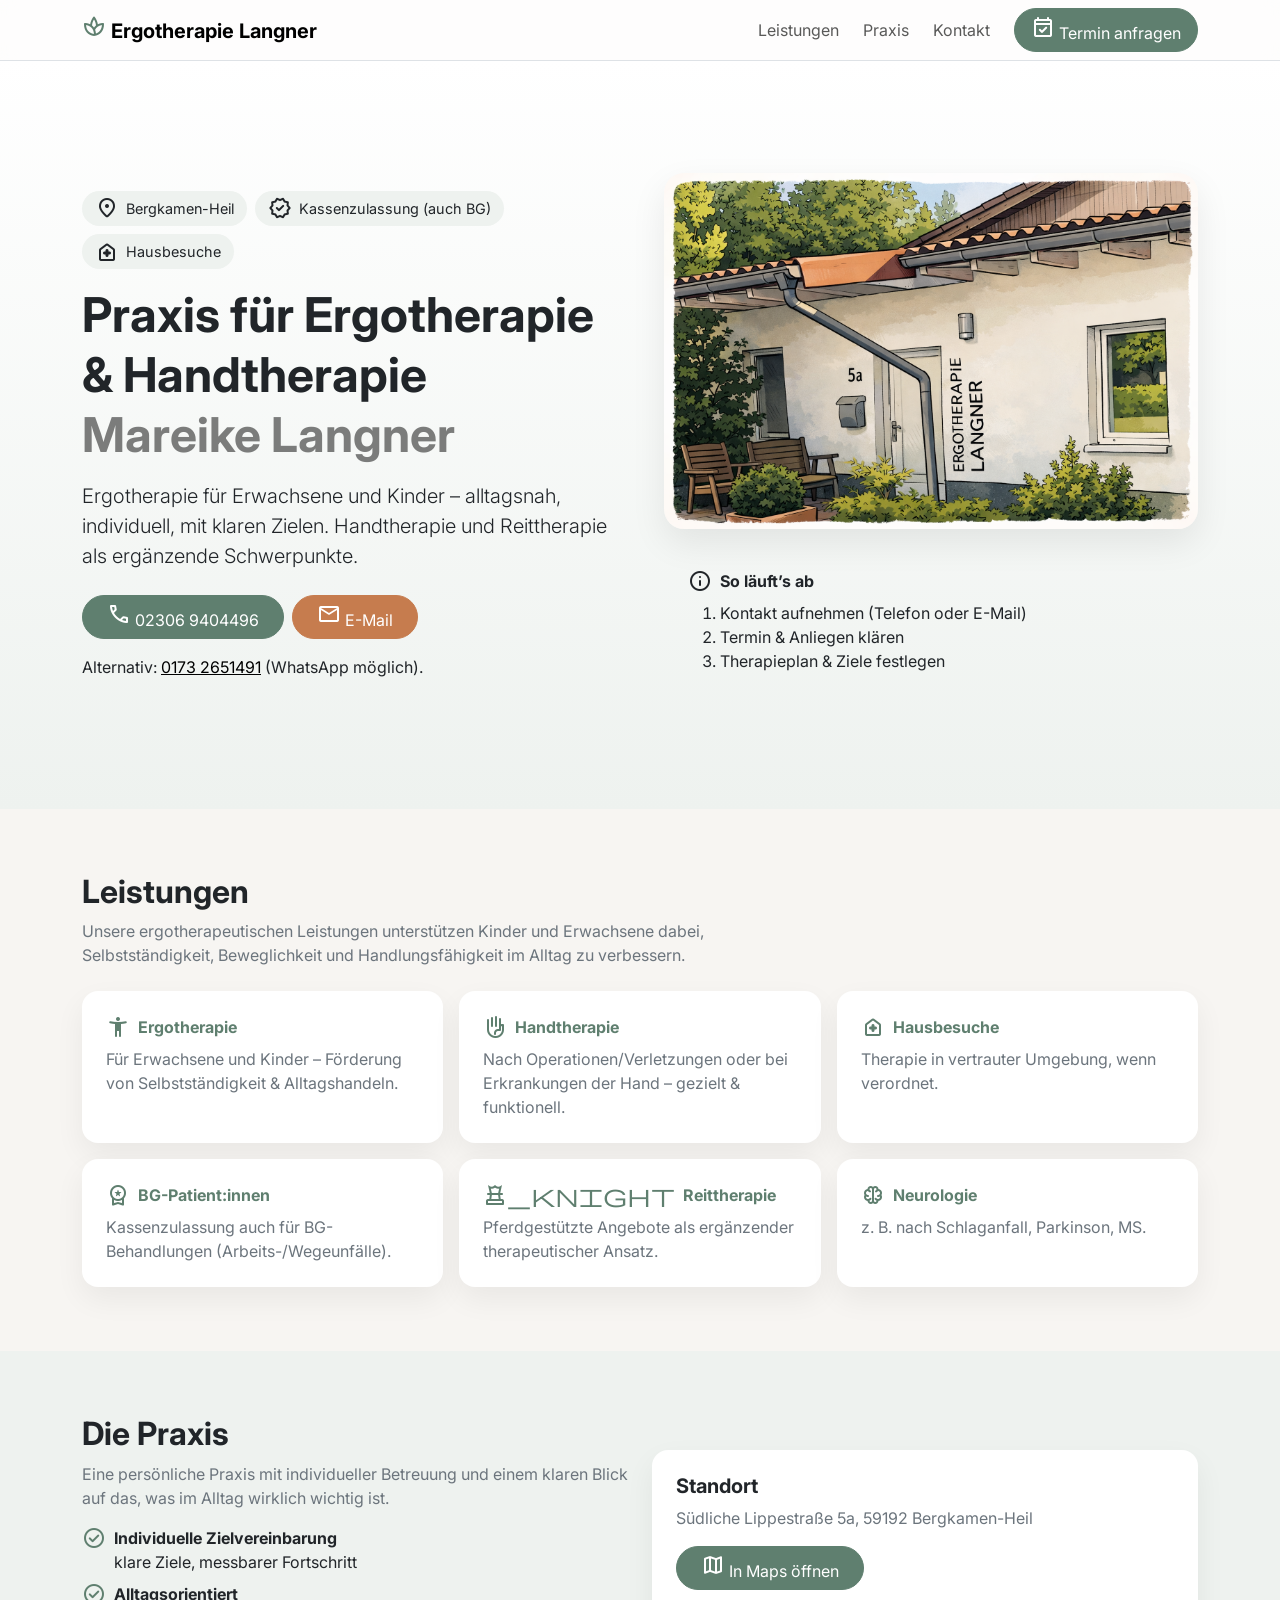
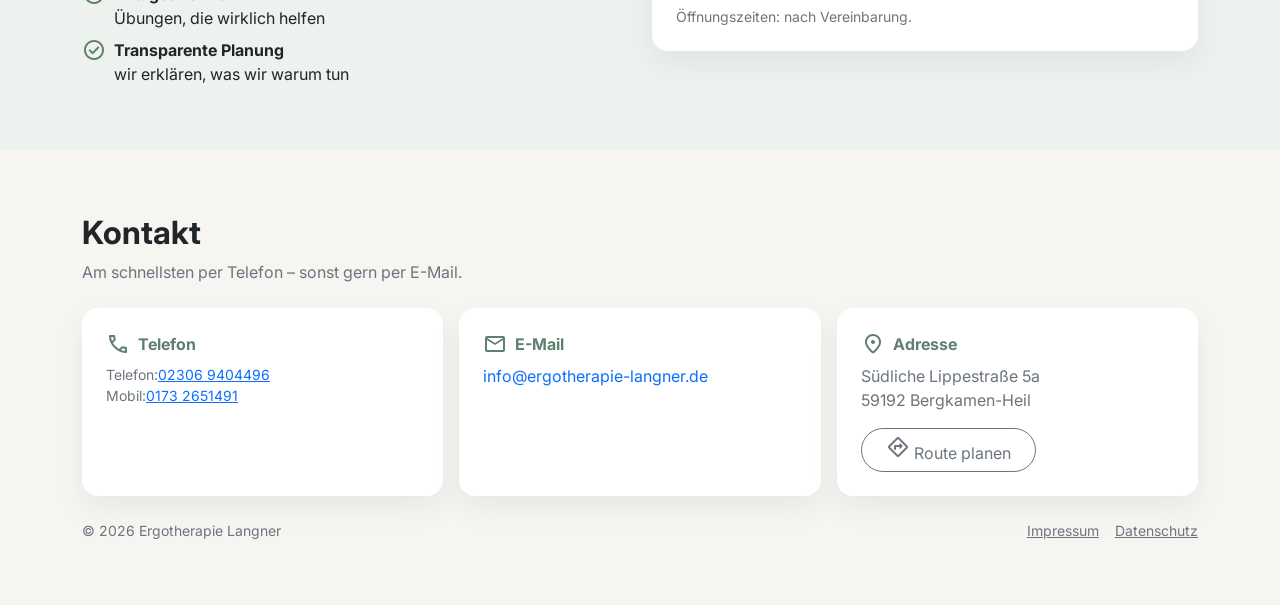
<file: index.html>
<!doctype html>
<html lang="de">
<head>
  <meta charset="utf-8" />
  <meta name="viewport" content="width=device-width, initial-scale=1" />
  <title>Praxis für Ergotherapie & Handtherapie – Mareike Langner</title>
  <meta name="description" content="Ergotherapie für Kinder und Erwachsene in Bergkamen – individuell, alltagsnah und mit klaren therapeutischen Zielen. Ergänzende Schwerpunkte sind Handtherapie und Reittherapie." />

  <!-- Bootstrap 5 -->
  <link href="https://cdn.jsdelivr.net/npm/bootstrap@5.3.3/dist/css/bootstrap.min.css" rel="stylesheet">

  <!-- Material Icons -->
  <link href="https://fonts.googleapis.com/css2?family=Material+Symbols+Rounded:wght@300..700" rel="stylesheet" />

  <!-- Optional: moderne Schrift -->
  <link rel="preconnect" href="https://fonts.googleapis.com">
  <link rel="preconnect" href="https://fonts.gstatic.com" crossorigin>
  <link href="https://fonts.googleapis.com/css2?family=Inter:wght@400;600;700&display=swap" rel="stylesheet">

  <style>
  :root{
    --brand: #5f7f6f;     /* Salbei */
    --brand-dark: #4c6659;
    --accent: #c67c4e;    /* Terrakotta */
    --bg-soft: #f7f5f2;   /* Warmes Off-White */
    --bg-section: #eef2ef;
  }

  body{
    font-family: Inter, system-ui, -apple-system, Segoe UI, Roboto, Arial, sans-serif;
    background: var(--bg-soft);
  }

  .navbar{
    background: #ffffffcc !important;
    backdrop-filter: blur(8px);
  }

  .btn-brand{
    background: var(--brand);
    border-color: var(--brand);
  }

  .btn-brand:hover{
    background: var(--brand-dark);
    border-color: var(--brand-dark);
  }

  .btn-accent{
    background: var(--accent);
    border-color: var(--accent);
    color: white;
  }

  .btn-accent:hover{
    opacity: .92;
  }

  .text-brand{
    color: var(--brand);
  }

  .hero{
    background: linear-gradient(180deg, #ffffff 0%, var(--bg-section) 100%);
    padding-top: 4rem;
    padding-bottom: 4rem;
  }

  .hero-img{
    border-radius: 1.25rem;
    overflow:hidden;
    box-shadow: 0 14px 35px rgba(0,0,0,.08);
  }

  .pill{
    display:inline-flex;
    gap:.45rem;
    align-items:center;
    padding:.35rem .8rem;
    background: var(--bg-section);
    border-radius:999px;
    font-size:.9rem;
  }

  .section{
    padding: 4rem 0;
  }

  .section-alt{
    background: var(--bg-section);
  }

  .card{
    border: none;
    border-radius: 1.2rem;
    box-shadow: 0 12px 30px rgba(0,0,0,.06);
  }

  .card:hover{
    transform: translateY(-2px);
    transition: .2s ease;
  }

  footer{
    background: #ffffff;
    border-top: 1px solid #eaeaea;
  }
</style>
</head>

<body>
  <!-- Nav -->
  <nav class="navbar navbar-expand-lg sticky-top bg-white bg-opacity-75 border-bottom">
    <div class="container">
      <a class="navbar-brand fw-bold" href="#">
        <span class="material-symbols-rounded text-brand">spa</span>
        Ergotherapie Langner
      </a>

      <button class="navbar-toggler" type="button" data-bs-toggle="collapse" data-bs-target="#nav">
        <span class="navbar-toggler-icon"></span>
      </button>

      <div class="collapse navbar-collapse" id="nav">
        <ul class="navbar-nav ms-auto align-items-lg-center gap-lg-2">
          <li class="nav-item"><a class="nav-link" href="#leistungen">Leistungen</a></li>
          <li class="nav-item"><a class="nav-link" href="#praxis">Praxis</a></li>
          <li class="nav-item"><a class="nav-link" href="#kontakt">Kontakt</a></li>
          <li class="nav-item ms-lg-2">
            <a class="btn btn-brand text-white rounded-pill px-3" href="#kontakt">
              <span class="material-symbols-rounded">event_available</span>
              Termin anfragen
            </a>
          </li>
        </ul>
      </div>
    </div>
  </nav>

  <!-- Hero -->
  <header class="hero">
    <div class="container py-5 py-lg-6">
      <div class="row align-items-center g-4 g-lg-5">
        <div class="col-lg-6">
          <div class="d-flex flex-wrap gap-2 mb-3">
            <span class="pill"><span class="material-symbols-rounded">location_on</span> Bergkamen-Heil</span>
            <span class="pill"><span class="material-symbols-rounded">verified</span> Kassenzulassung (auch BG)</span>
            <span class="pill"><span class="material-symbols-rounded">home_health</span> Hausbesuche</span>
          </div>

          <h1 class="display-5 fw-bold lh-sm mb-3">
            Praxis für Ergotherapie & Handtherapie<br class="d-none d-md-block" />
            <span class="text-black-50">Mareike Langner</span>
          </h1>

          <p class="lead muted mb-4">
            Ergotherapie für Erwachsene und Kinder – alltagsnah, individuell, mit klaren Zielen.
            Handtherapie und Reittherapie als ergänzende Schwerpunkte.
          </p>

          <div class="d-flex flex-wrap gap-2">
            <a class="btn btn-brand text-white rounded-pill px-4" href="tel:+4923069404496">
                <span class="material-symbols-rounded">call</span>
                02306 9404496
            </a>

            <a class="btn btn-accent text-white rounded-pill px-4" href="mailto:info@ergotherapie-langner.de">
                <span class="material-symbols-rounded">mail</span>
                E-Mail
            </a>
        </div>

          <p class="mt-3 mb-0 muted">
            Alternativ: <a class="text-black" href="tel:+491732651491">0173 2651491</a> (WhatsApp möglich).
          </p>
        </div>

        <div class="col-lg-6">
          <div class="hero-img">
            <!-- Ersetze das Bild durch dein Praxisfoto -->
            <img src="assets/hero.png" class="img-fluid" alt="Außenansicht der Praxis" />
          </div>

          <div class="p-4 mt-3 rounded-4 hero-card">
            <div class="d-flex align-items-center gap-2 mb-2">
              <span class="material-symbols-rounded">info</span>
              <strong>So läuft’s ab</strong>
            </div>
            <ol class="mb-0 muted">
              <li>Kontakt aufnehmen (Telefon oder E-Mail)</li>
              <li>Termin & Anliegen klären</li>
              <li>Therapieplan & Ziele festlegen</li>
            </ol>
          </div>
        </div>
      </div>
    </div>
  </header>

  <!-- Leistungen -->
  <section id="leistungen" class="section">
    <div class="container">
      <div class="row align-items-end mb-4">
        <div class="col-lg-7">
          <h2 class="fw-bold mb-2">Leistungen</h2>
          <p class="text-secondary mb-0">Unsere ergotherapeutischen Leistungen unterstützen Kinder und Erwachsene dabei, Selbstständigkeit, Beweglichkeit und Handlungsfähigkeit im Alltag zu verbessern.</p>
        </div>
      </div>

      <div class="row g-3">
        <div class="col-md-6 col-lg-4">
          <div class="card elev h-100 rounded-4">
            <div class="card-body p-4">
              <div class="d-flex align-items-center gap-2 mb-2 text-brand">
                <span class="material-symbols-rounded">accessibility_new</span>
                <strong>Ergotherapie</strong>
              </div>
              <p class="mb-0 text-secondary">Für Erwachsene und Kinder – Förderung von Selbstständigkeit & Alltagshandeln.</p>
            </div>
          </div>
        </div>

        <div class="col-md-6 col-lg-4">
          <div class="card elev h-100 rounded-4">
            <div class="card-body p-4">
              <div class="d-flex align-items-center gap-2 mb-2 text-brand">
                <span class="material-symbols-rounded">front_hand</span>
                <strong>Handtherapie</strong>
              </div>
              <p class="mb-0 text-secondary">Nach Operationen/Verletzungen oder bei Erkrankungen der Hand – gezielt & funktionell.</p>
            </div>
          </div>
        </div>

        <div class="col-md-6 col-lg-4">
          <div class="card elev h-100 rounded-4">
            <div class="card-body p-4">
              <div class="d-flex align-items-center gap-2 mb-2 text-brand">
                <span class="material-symbols-rounded">home_health</span>
                <strong>Hausbesuche</strong>
              </div>
              <p class="mb-0 text-secondary">Therapie in vertrauter Umgebung, wenn verordnet.</p>
            </div>
          </div>
        </div>

        <div class="col-md-6 col-lg-4">
          <div class="card elev h-100 rounded-4">
            <div class="card-body p-4">
              <div class="d-flex align-items-center gap-2 mb-2 text-brand">
                <span class="material-symbols-rounded">workspace_premium</span>
                <strong>BG-Patient:innen</strong>
              </div>
              <p class="mb-0 text-secondary">Kassenzulassung auch für BG-Behandlungen (Arbeits-/Wegeunfälle).</p>
            </div>
          </div>
        </div>

        <div class="col-md-6 col-lg-4">
          <div class="card elev h-100 rounded-4">
            <div class="card-body p-4">
              <div class="d-flex align-items-center gap-2 mb-2 text-brand">
                <span class="material-symbols-rounded">chess_knight</span>
                <strong>Reittherapie</strong>
              </div>
              <p class="mb-0 text-secondary">Pferdgestützte Angebote als ergänzender therapeutischer Ansatz.</p>
            </div>
          </div>
        </div>

        <div class="col-md-6 col-lg-4">
          <div class="card elev h-100 rounded-4">
            <div class="card-body p-4">
              <div class="d-flex align-items-center gap-2 mb-2 text-brand">
                <span class="material-symbols-rounded">neurology</span>
                <strong>Neurologie</strong>
              </div>
              <p class="mb-0 text-secondary">z. B. nach Schlaganfall, Parkinson, MS.</p>
            </div>
          </div>
        </div>
      </div>
    </div>
  </section>

  <!-- Praxis -->
  <section id="praxis" class="section section-alt">
    <div class="container">
      <div class="row g-4 align-items-center">
        <div class="col-lg-6">
          <h2 class="fw-bold">Die Praxis</h2>
          <p class="text-secondary">
            Eine persönliche Praxis mit individueller Betreuung und einem klaren Blick auf das, was im Alltag wirklich wichtig ist.
          </p>

          <div class="d-flex flex-column gap-2">
            <div class="d-flex gap-2">
              <span class="material-symbols-rounded text-brand">check_circle</span>
              <div><strong>Individuelle Zielvereinbarung</strong><div class="small-muted">klare Ziele, messbarer Fortschritt</div></div>
            </div>
            <div class="d-flex gap-2">
              <span class="material-symbols-rounded text-brand">check_circle</span>
              <div><strong>Alltagsorientiert</strong><div class="small-muted">Übungen, die wirklich helfen</div></div>
            </div>
            <div class="d-flex gap-2">
              <span class="material-symbols-rounded text-brand">check_circle</span>
              <div><strong>Transparente Planung</strong><div class="small-muted">wir erklären, was wir warum tun</div></div>
            </div>
          </div>
        </div>

        <div class="col-lg-6">
          <div class="card elev rounded-4">
            <div class="card-body p-4">
              <h3 class="h5 fw-bold mb-2">Standort</h3>
              <p class="mb-3 text-secondary">Südliche Lippestraße 5a, 59192 Bergkamen-Heil</p>
              <a class="btn btn-brand text-white rounded-pill px-4"
                 target="_blank" rel="noreferrer"
                 href="https://www.google.com/maps/search/?api=1&query=S%C3%BCdliche%20Lippestra%C3%9Fe%205a%2C%2059192%20Bergkamen">
                <span class="material-symbols-rounded">map</span>
                In Maps öffnen
              </a>
              <p class="text-secondary mt-3 mb-0 small">
                Öffnungszeiten: nach Vereinbarung.
              </p>
            </div>
          </div>
        </div>
      </div>
    </div>
  </section>

  <!-- Kontakt -->
  <section id="kontakt" class="section">
    <div class="container">
      <div class="row align-items-end mb-4">
        <div class="col-lg-7">
          <h2 class="fw-bold mb-2">Kontakt</h2>
          <p class="text-secondary mb-0">Am schnellsten per Telefon – sonst gern per E-Mail.</p>
        </div>
      </div>

      <div class="row g-3">
        <div class="col-md-6 col-lg-4">
          <div class="card elev rounded-4 h-100">
            <div class="card-body p-4">
              <div class="d-flex align-items-center gap-2 mb-2 text-brand">
                <span class="material-symbols-rounded">call</span><strong>Telefon</strong>
              </div>
              <!-- <p class="mb-2"><a class="text-decoration-none" href="tel:+4923069404496">Telefon: 02306 9404496</a></p> -->
              <p class="mb-0 text-secondary small">Telefon:<a href="tel:+4902306 9404496">02306 9404496</a></p>
              <p class="mb-0 text-secondary small">Mobil:<a href="tel:+491732651491">0173 2651491</a></p>
            </div>
          </div>
        </div>

        <div class="col-md-6 col-lg-4">
          <div class="card elev rounded-4 h-100">
            <div class="card-body p-4">
              <div class="d-flex align-items-center gap-2 mb-2 text-brand">
                <span class="material-symbols-rounded">mail</span><strong>E-Mail</strong>
              </div>
              <p class="mb-0"><a class="text-decoration-none" href="mailto:info@ergotherapie-langner.de">info@ergotherapie-langner.de</a></p>
            </div>
          </div>
        </div>

        <div class="col-md-12 col-lg-4">
          <div class="card elev rounded-4 h-100">
            <div class="card-body p-4">
              <div class="d-flex align-items-center gap-2 mb-2 text-brand">
                <span class="material-symbols-rounded">location_on</span><strong>Adresse</strong>
              </div>
              <p class="mb-3 text-secondary">Südliche Lippestraße 5a<br>59192 Bergkamen-Heil</p>
              <a class="btn btn-outline-secondary rounded-pill px-4" target="_blank" rel="noreferrer"
                 href="https://www.google.com/maps/search/?api=1&query=S%C3%BCdliche%20Lippestra%C3%9Fe%205a%2C%2059192%20Bergkamen">
                <span class="material-symbols-rounded">directions</span>
                Route planen
              </a>
            </div>
          </div>
        </div>
      </div>

      <div class="d-flex justify-content-between flex-wrap gap-2 mt-4 small text-secondary">
        <div>© <span id="year"></span> Ergotherapie Langner</div>
        <div class="d-flex gap-3">
          <a class="text-secondary" href="impressum.html">Impressum</a>
          <a class="text-secondary" href="datenschutz.html">Datenschutz</a>
        </div>
      </div>
    </div>
  </section>

  <!-- Bootstrap JS -->
  <script src="https://cdn.jsdelivr.net/npm/bootstrap@5.3.3/dist/js/bootstrap.bundle.min.js"></script>
  <script>
    document.getElementById("year").textContent = new Date().getFullYear();
  </script>
</body>
</html>
</file>
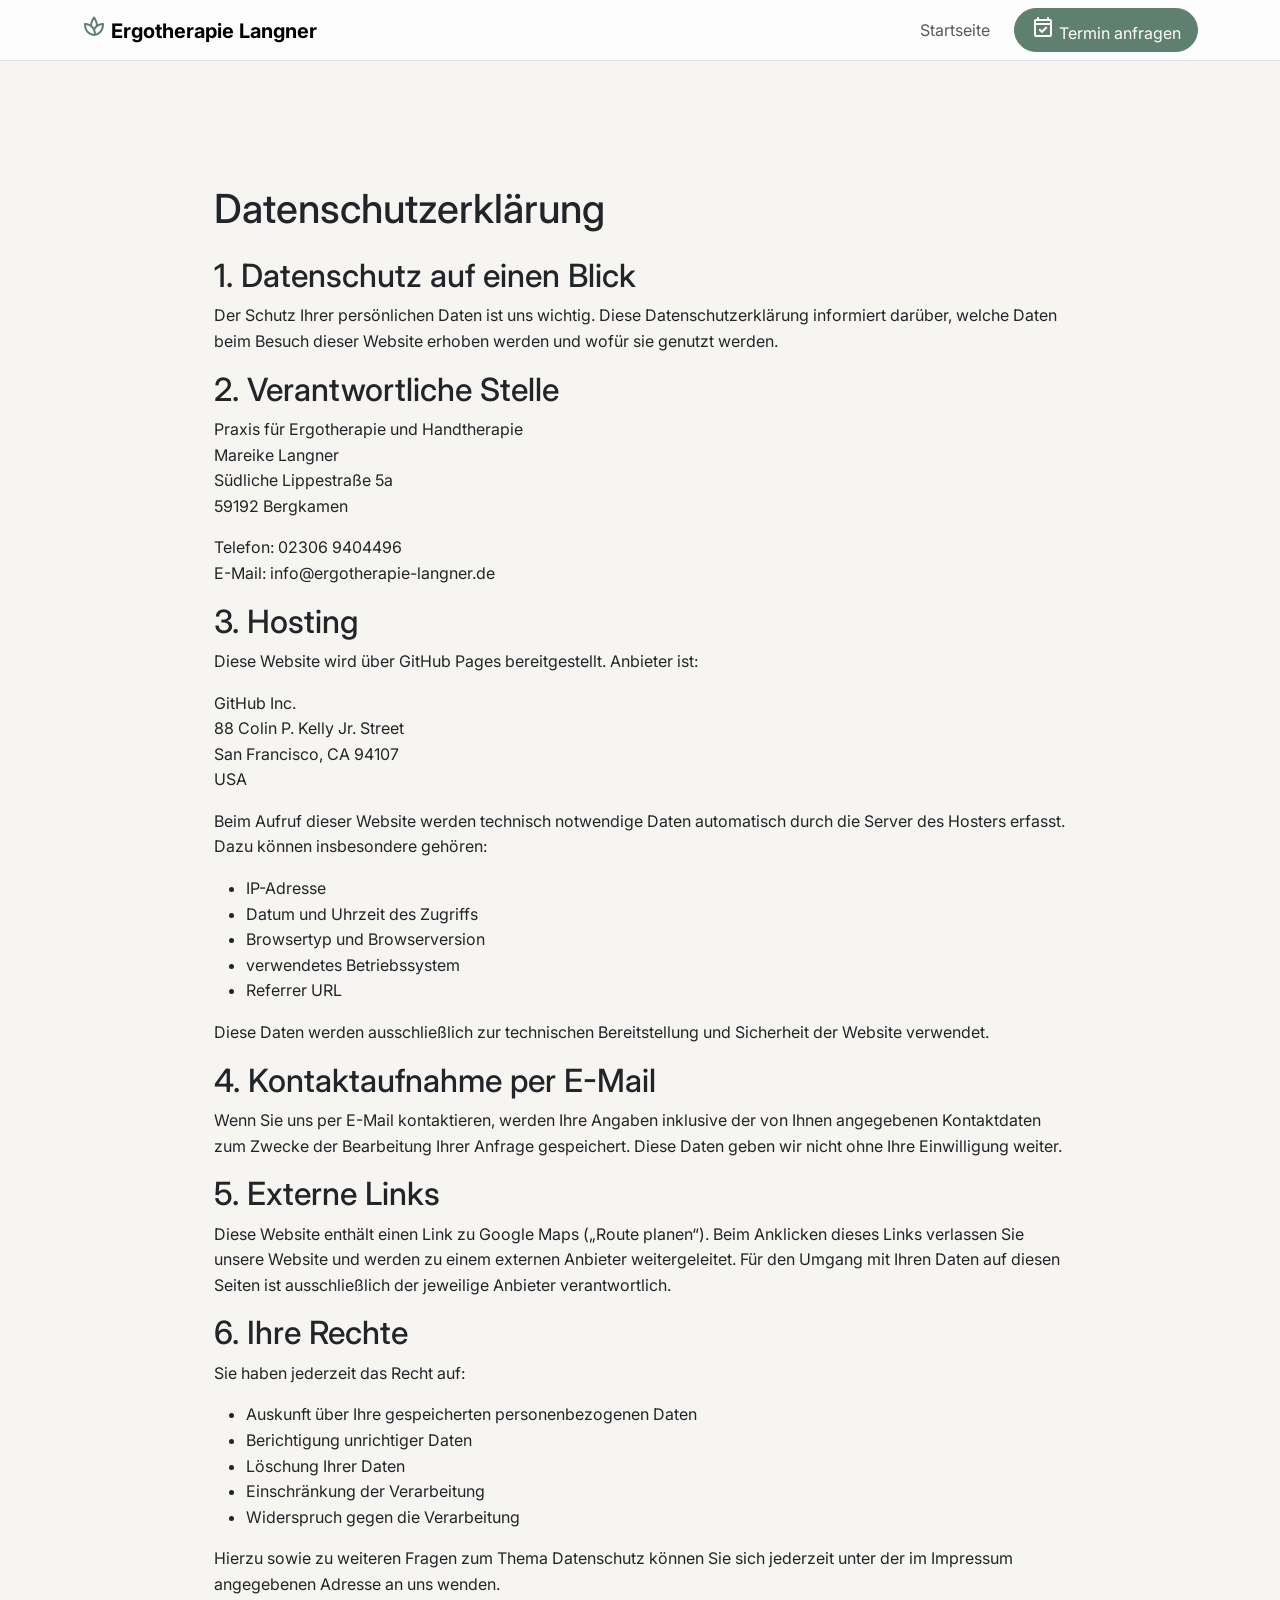
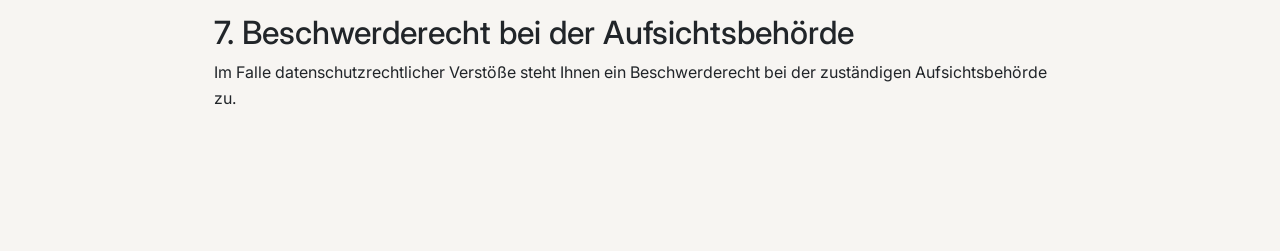
<file: datenschutz.html>
<!doctype html>
<html lang="de">
<head>
  <meta charset="utf-8" />
  <meta name="viewport" content="width=device-width, initial-scale=1" />
  <title>Datenschutz Ergotherapie Langner</title>
  <meta name="description" content="Ergotherapie für Erwachsene und Kinder, Handtherapie, Hausbesuche, Reittherapie – Bergkamen-Heil." />

  <!-- Bootstrap 5 -->
  <link href="https://cdn.jsdelivr.net/npm/bootstrap@5.3.3/dist/css/bootstrap.min.css" rel="stylesheet">

  <!-- Material Icons -->
  <link href="https://fonts.googleapis.com/css2?family=Material+Symbols+Rounded:wght@300..700" rel="stylesheet" />

  <!-- Optional: moderne Schrift -->
  <link rel="preconnect" href="https://fonts.googleapis.com">
  <link rel="preconnect" href="https://fonts.gstatic.com" crossorigin>
  <link href="https://fonts.googleapis.com/css2?family=Inter:wght@400;600;700&display=swap" rel="stylesheet">

  <style>
  :root{
    --brand: #5f7f6f;     /* Salbei */
    --brand-dark: #4c6659;
    --accent: #c67c4e;    /* Terrakotta */
    --bg-soft: #f7f5f2;   /* Warmes Off-White */
    --bg-section: #eef2ef;
  }

  body{
    font-family: Inter, system-ui, -apple-system, Segoe UI, Roboto, Arial, sans-serif;
    background: var(--bg-soft);
  }

  .navbar{
    background: #ffffffcc !important;
    backdrop-filter: blur(8px);
  }

  .btn-brand{
    background: var(--brand);
    border-color: var(--brand);
  }

  .btn-brand:hover{
    background: var(--brand-dark);
    border-color: var(--brand-dark);
  }

  .btn-accent{
    background: var(--accent);
    border-color: var(--accent);
    color: white;
  }

  .btn-accent:hover{
    opacity: .92;
  }

  .text-brand{
    color: var(--brand);
  }

  .hero{
    background: linear-gradient(180deg, #ffffff 0%, var(--bg-section) 100%);
    padding-top: 4rem;
    padding-bottom: 4rem;
  }

  .hero-img{
    border-radius: 1.25rem;
    overflow:hidden;
    box-shadow: 0 14px 35px rgba(0,0,0,.08);
  }

  .pill{
    display:inline-flex;
    gap:.45rem;
    align-items:center;
    padding:.35rem .8rem;
    background: var(--bg-section);
    border-radius:999px;
    font-size:.9rem;
  }

  .section{
    padding: 4rem 0;
  }

  .section-alt{
    background: var(--bg-section);
  }

  .card{
    border: none;
    border-radius: 1.2rem;
    box-shadow: 0 12px 30px rgba(0,0,0,.06);
  }

  .card:hover{
    transform: translateY(-2px);
    transition: .2s ease;
  }

  footer{
    background: #ffffff;
    border-top: 1px solid #eaeaea;
  }
</style>
</head>


<body>

      <!-- Nav -->
  <nav class="navbar navbar-expand-lg sticky-top bg-white bg-opacity-75 border-bottom">
    <div class="container">
      <a class="navbar-brand fw-bold" href="#">
        <span class="material-symbols-rounded text-brand">spa</span>
        Ergotherapie Langner
      </a>

      <button class="navbar-toggler" type="button" data-bs-toggle="collapse" data-bs-target="#nav">
        <span class="navbar-toggler-icon"></span>
      </button>

      <div class="collapse navbar-collapse" id="nav">
        <ul class="navbar-nav ms-auto align-items-lg-center gap-lg-2">
          <li class="nav-item"><a class="nav-link" href="index.html">Startseite</a></li>
          
          <li class="nav-item ms-lg-2">
            <a class="btn btn-brand text-white rounded-pill px-3" href="#kontakt">
              <span class="material-symbols-rounded">event_available</span>
              Termin anfragen
            </a>
          </li>
        </ul>
      </div>
    </div>
  </nav>

<main class="container" style="max-width:900px;margin:60px auto;line-height:1.6;">
<!-- CONTENT -->
<section class="section">
<div class="container legal-text">

<h1 class="mb-4">Datenschutzerklärung</h1>

<h2>1. Datenschutz auf einen Blick</h2>

<p>
Der Schutz Ihrer persönlichen Daten ist uns wichtig. Diese Datenschutzerklärung
informiert darüber, welche Daten beim Besuch dieser Website erhoben werden
und wofür sie genutzt werden.
</p>


<h2>2. Verantwortliche Stelle</h2>

<p>
Praxis für Ergotherapie und Handtherapie<br>
Mareike Langner<br>
Südliche Lippestraße 5a<br>
59192 Bergkamen
</p>

<p>
Telefon: 02306 9404496<br>
E-Mail: info@ergotherapie-langner.de
</p>


<h2>3. Hosting</h2>

<p>
Diese Website wird über GitHub Pages bereitgestellt. Anbieter ist:
</p>

<p>
GitHub Inc.<br>
88 Colin P. Kelly Jr. Street<br>
San Francisco, CA 94107<br>
USA
</p>

<p>
Beim Aufruf dieser Website werden technisch notwendige Daten automatisch
durch die Server des Hosters erfasst. Dazu können insbesondere gehören:
</p>

<ul>
<li>IP-Adresse</li>
<li>Datum und Uhrzeit des Zugriffs</li>
<li>Browsertyp und Browserversion</li>
<li>verwendetes Betriebssystem</li>
<li>Referrer URL</li>
</ul>

<p>
Diese Daten werden ausschließlich zur technischen Bereitstellung und Sicherheit
der Website verwendet.
</p>


<h2>4. Kontaktaufnahme per E-Mail</h2>

<p>
Wenn Sie uns per E-Mail kontaktieren, werden Ihre Angaben inklusive der von Ihnen
angegebenen Kontaktdaten zum Zwecke der Bearbeitung Ihrer Anfrage gespeichert.
Diese Daten geben wir nicht ohne Ihre Einwilligung weiter.
</p>


<h2>5. Externe Links</h2>

<p>
Diese Website enthält einen Link zu Google Maps („Route planen“). Beim Anklicken
dieses Links verlassen Sie unsere Website und werden zu einem externen Anbieter
weitergeleitet. Für den Umgang mit Ihren Daten auf diesen Seiten ist ausschließlich
der jeweilige Anbieter verantwortlich.
</p>


<h2>6. Ihre Rechte</h2>

<p>
Sie haben jederzeit das Recht auf:
</p>

<ul>
<li>Auskunft über Ihre gespeicherten personenbezogenen Daten</li>
<li>Berichtigung unrichtiger Daten</li>
<li>Löschung Ihrer Daten</li>
<li>Einschränkung der Verarbeitung</li>
<li>Widerspruch gegen die Verarbeitung</li>
</ul>

<p>
Hierzu sowie zu weiteren Fragen zum Thema Datenschutz können Sie sich jederzeit
unter der im Impressum angegebenen Adresse an uns wenden.
</p>


<h2>7. Beschwerderecht bei der Aufsichtsbehörde</h2>

<p>
Im Falle datenschutzrechtlicher Verstöße steht Ihnen ein Beschwerderecht bei der
zuständigen Aufsichtsbehörde zu.
</p>

</div>
</section>

</main>

</body>
</html>
</file>
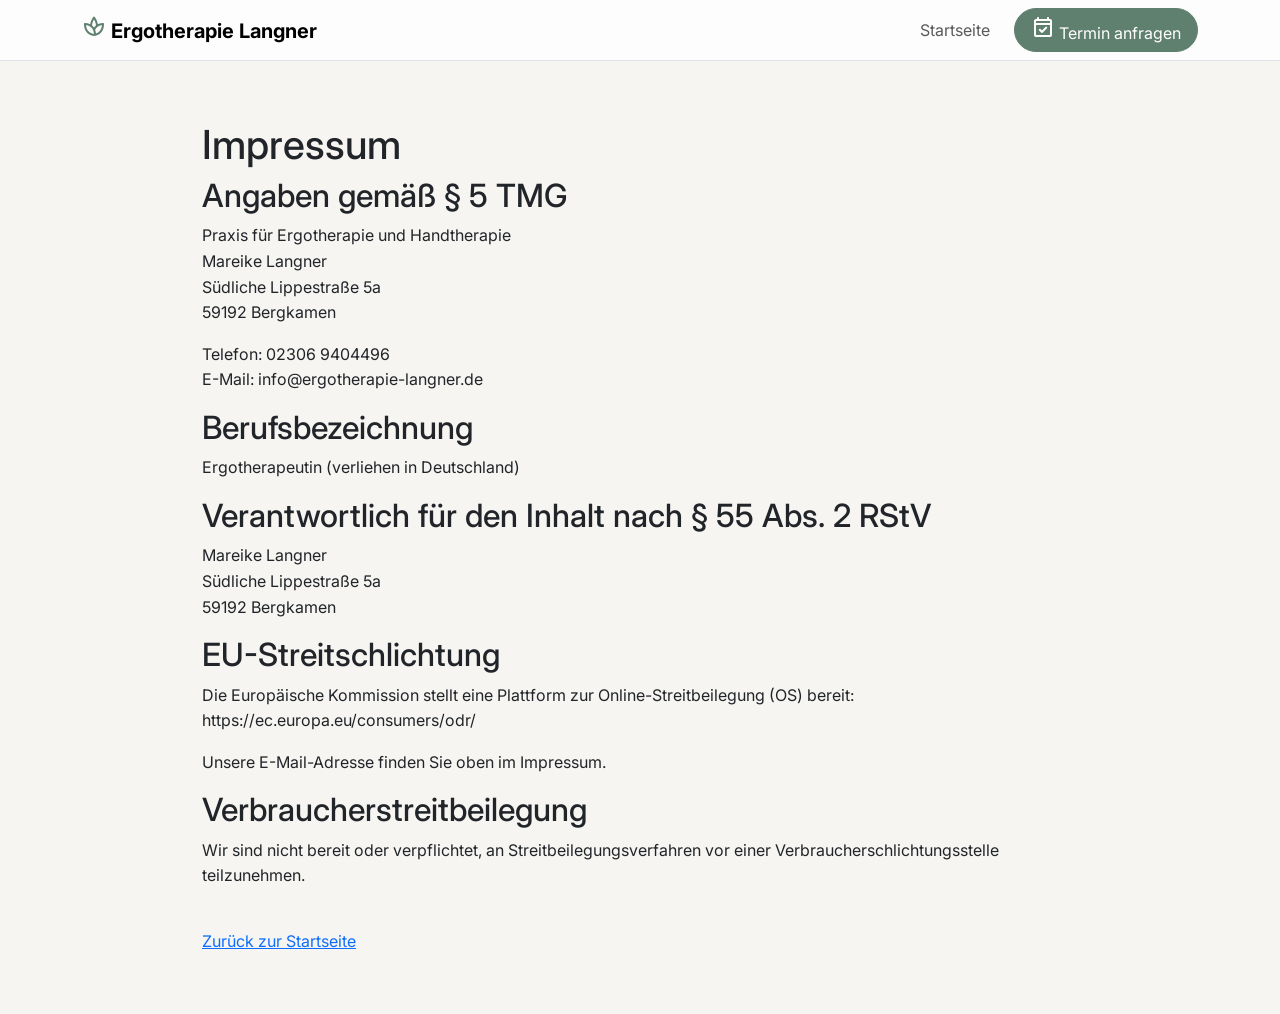
<file: impressum.html>
<!doctype html>
<html lang="de">
<head>
  <meta charset="utf-8" />
  <meta name="viewport" content="width=device-width, initial-scale=1" />
  <title>Impressum Ergotherapie Langner</title>
  <meta name="description" content="Ergotherapie für Erwachsene und Kinder, Handtherapie, Hausbesuche, Reittherapie – Bergkamen-Heil." />

  <!-- Bootstrap 5 -->
  <link href="https://cdn.jsdelivr.net/npm/bootstrap@5.3.3/dist/css/bootstrap.min.css" rel="stylesheet">

  <!-- Material Icons -->
  <link href="https://fonts.googleapis.com/css2?family=Material+Symbols+Rounded:wght@300..700" rel="stylesheet" />

  <!-- Optional: moderne Schrift -->
  <link rel="preconnect" href="https://fonts.googleapis.com">
  <link rel="preconnect" href="https://fonts.gstatic.com" crossorigin>
  <link href="https://fonts.googleapis.com/css2?family=Inter:wght@400;600;700&display=swap" rel="stylesheet">

  <style>
  :root{
    --brand: #5f7f6f;     /* Salbei */
    --brand-dark: #4c6659;
    --accent: #c67c4e;    /* Terrakotta */
    --bg-soft: #f7f5f2;   /* Warmes Off-White */
    --bg-section: #eef2ef;
  }

  body{
    font-family: Inter, system-ui, -apple-system, Segoe UI, Roboto, Arial, sans-serif;
    background: var(--bg-soft);
  }

  .navbar{
    background: #ffffffcc !important;
    backdrop-filter: blur(8px);
  }

  .btn-brand{
    background: var(--brand);
    border-color: var(--brand);
  }

  .btn-brand:hover{
    background: var(--brand-dark);
    border-color: var(--brand-dark);
  }

  .btn-accent{
    background: var(--accent);
    border-color: var(--accent);
    color: white;
  }

  .btn-accent:hover{
    opacity: .92;
  }

  .text-brand{
    color: var(--brand);
  }

  .hero{
    background: linear-gradient(180deg, #ffffff 0%, var(--bg-section) 100%);
    padding-top: 4rem;
    padding-bottom: 4rem;
  }

  .hero-img{
    border-radius: 1.25rem;
    overflow:hidden;
    box-shadow: 0 14px 35px rgba(0,0,0,.08);
  }

  .pill{
    display:inline-flex;
    gap:.45rem;
    align-items:center;
    padding:.35rem .8rem;
    background: var(--bg-section);
    border-radius:999px;
    font-size:.9rem;
  }

  .section{
    padding: 4rem 0;
  }

  .section-alt{
    background: var(--bg-section);
  }

  .card{
    border: none;
    border-radius: 1.2rem;
    box-shadow: 0 12px 30px rgba(0,0,0,.06);
  }

  .card:hover{
    transform: translateY(-2px);
    transition: .2s ease;
  }

  footer{
    background: #ffffff;
    border-top: 1px solid #eaeaea;
  }
</style>
</head>

<body>
    <!-- Nav -->
  <nav class="navbar navbar-expand-lg sticky-top bg-white bg-opacity-75 border-bottom">
    <div class="container">
      <a class="navbar-brand fw-bold" href="#">
        <span class="material-symbols-rounded text-brand">spa</span>
        Ergotherapie Langner
      </a>

      <button class="navbar-toggler" type="button" data-bs-toggle="collapse" data-bs-target="#nav">
        <span class="navbar-toggler-icon"></span>
      </button>

      <div class="collapse navbar-collapse" id="nav">
        <ul class="navbar-nav ms-auto align-items-lg-center gap-lg-2">
          <li class="nav-item"><a class="nav-link" href="index.html">Startseite</a></li>
          
          <li class="nav-item ms-lg-2">
            <a class="btn btn-brand text-white rounded-pill px-3" href="#kontakt">
              <span class="material-symbols-rounded">event_available</span>
              Termin anfragen
            </a>
          </li>
        </ul>
      </div>
    </div>
  </nav>

<main class="container" style="max-width:900px;margin:60px auto;line-height:1.6;">

<h1>Impressum</h1>

<h2>Angaben gemäß § 5 TMG</h2>

<p>
Praxis für Ergotherapie und Handtherapie<br>
Mareike Langner<br>
Südliche Lippestraße 5a<br>
59192 Bergkamen
</p>

<p>
Telefon: 02306 9404496<br>
E-Mail: info@ergotherapie-langner.de
</p>

<h2>Berufsbezeichnung</h2>

<p>
Ergotherapeutin (verliehen in Deutschland)
</p>

<h2>Verantwortlich für den Inhalt nach § 55 Abs. 2 RStV</h2>

<p>
Mareike Langner<br>
Südliche Lippestraße 5a<br>
59192 Bergkamen
</p>

<h2>EU-Streitschlichtung</h2>

<p>
Die Europäische Kommission stellt eine Plattform zur Online-Streitbeilegung (OS) bereit:
<br>
https://ec.europa.eu/consumers/odr/
</p>

<p>
Unsere E-Mail-Adresse finden Sie oben im Impressum.
</p>

<h2>Verbraucherstreitbeilegung</h2>

<p>
Wir sind nicht bereit oder verpflichtet, an Streitbeilegungsverfahren vor einer
Verbraucherschlichtungsstelle teilzunehmen.
</p>

<p style="margin-top:40px">
<a href="index.html">Zurück zur Startseite</a>
</p>

</main>

</body>
</html>
</file>
